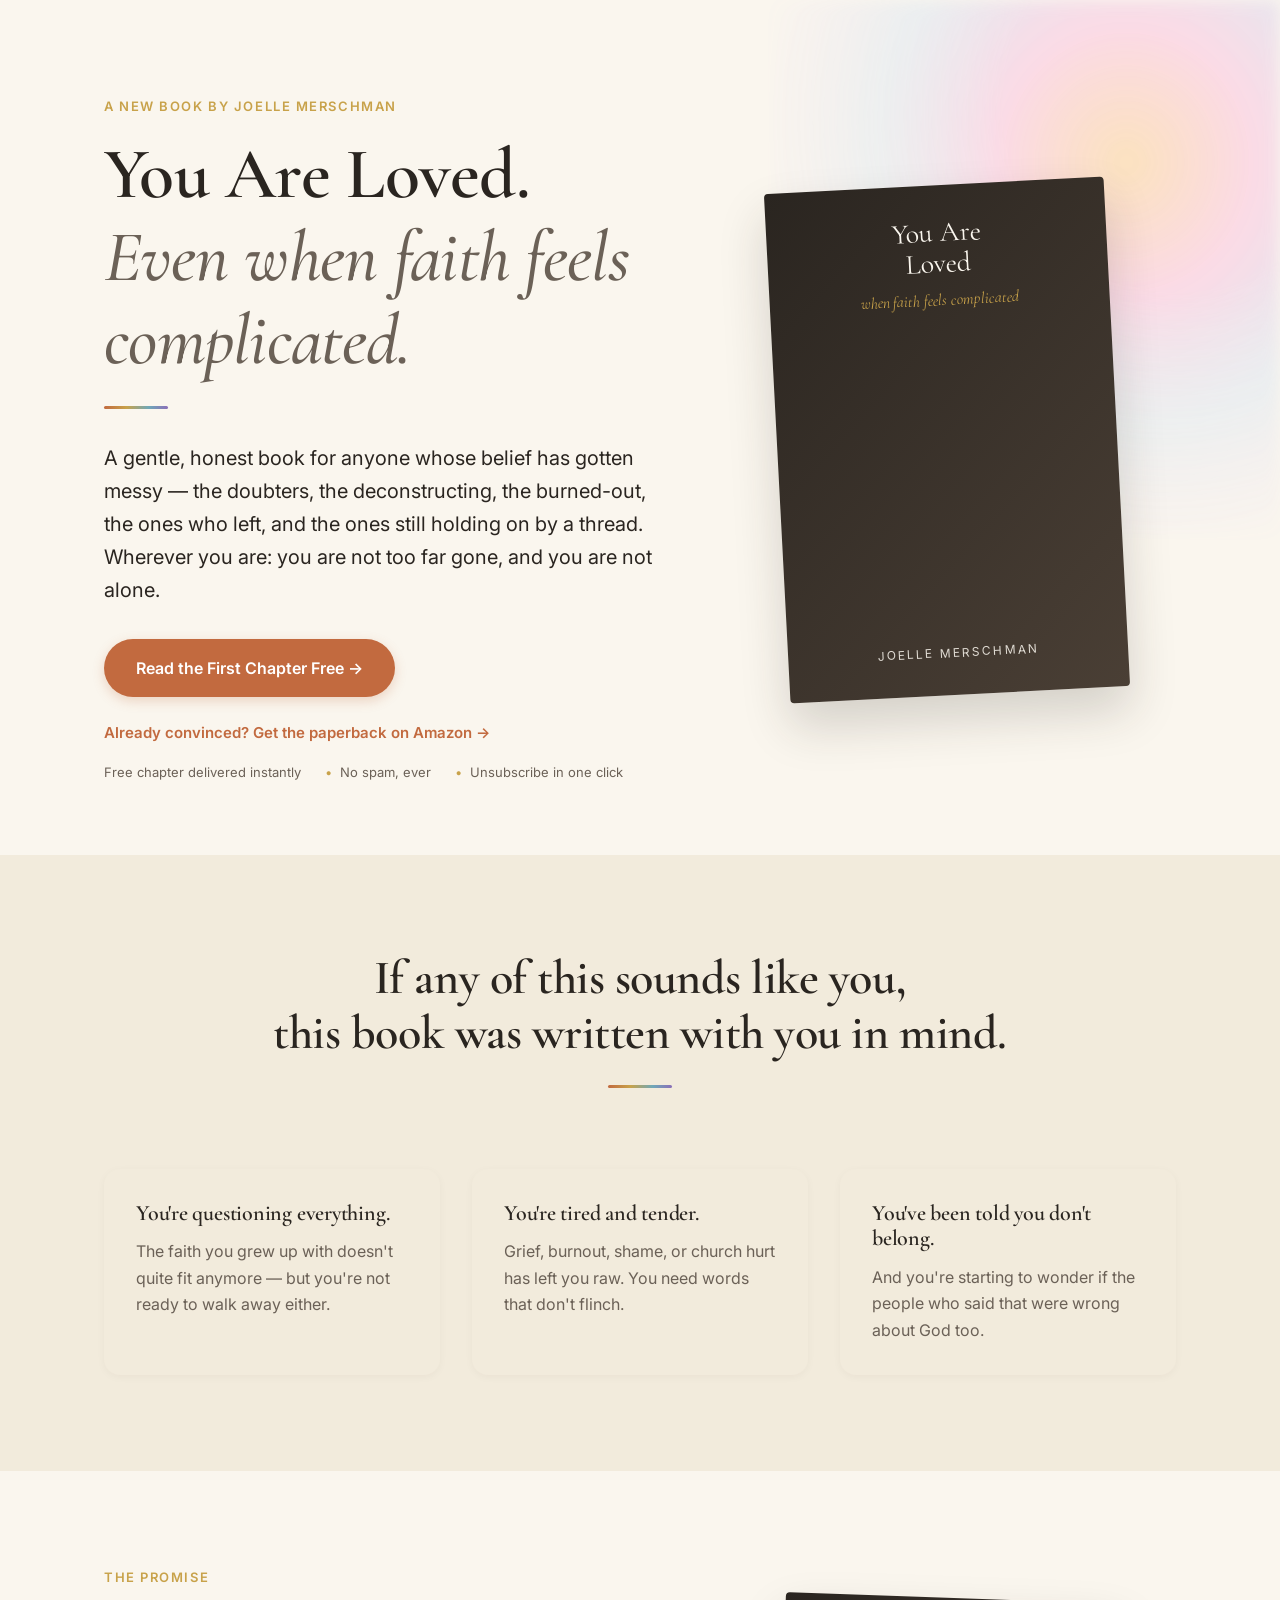
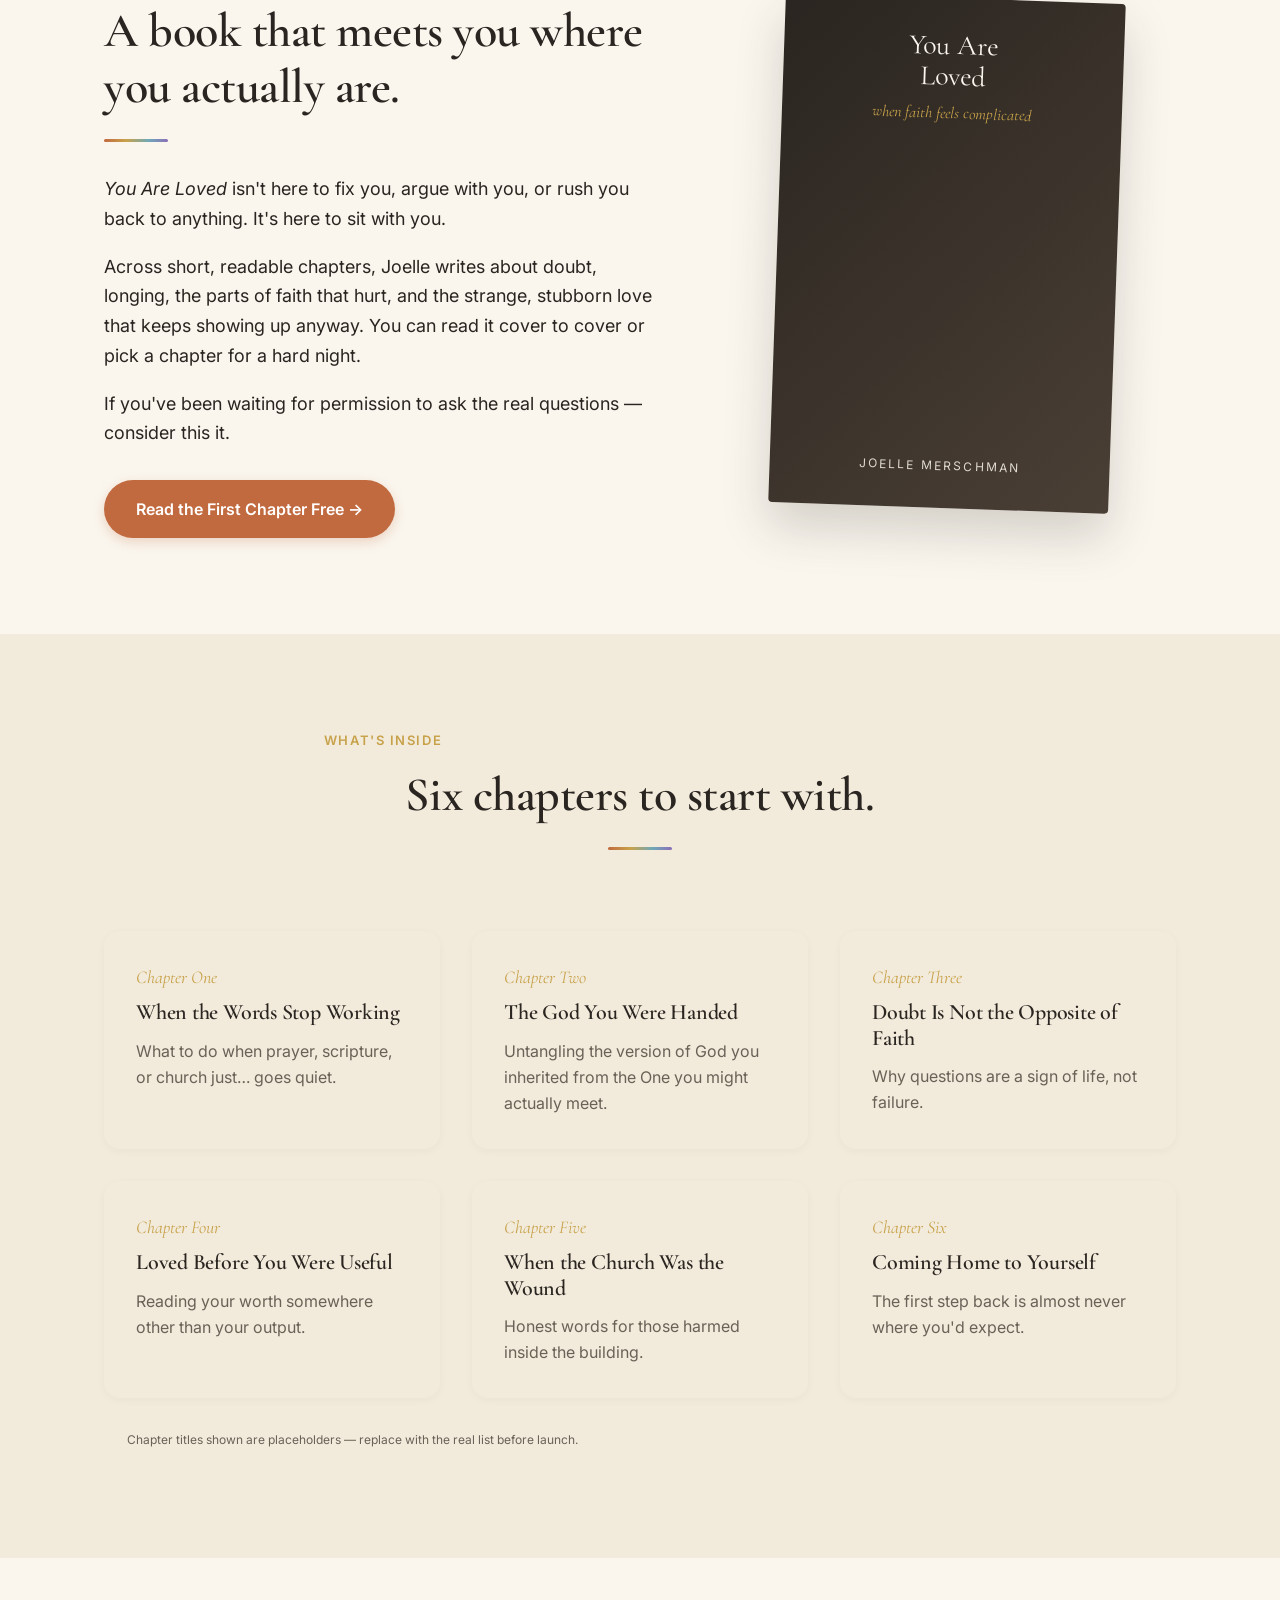
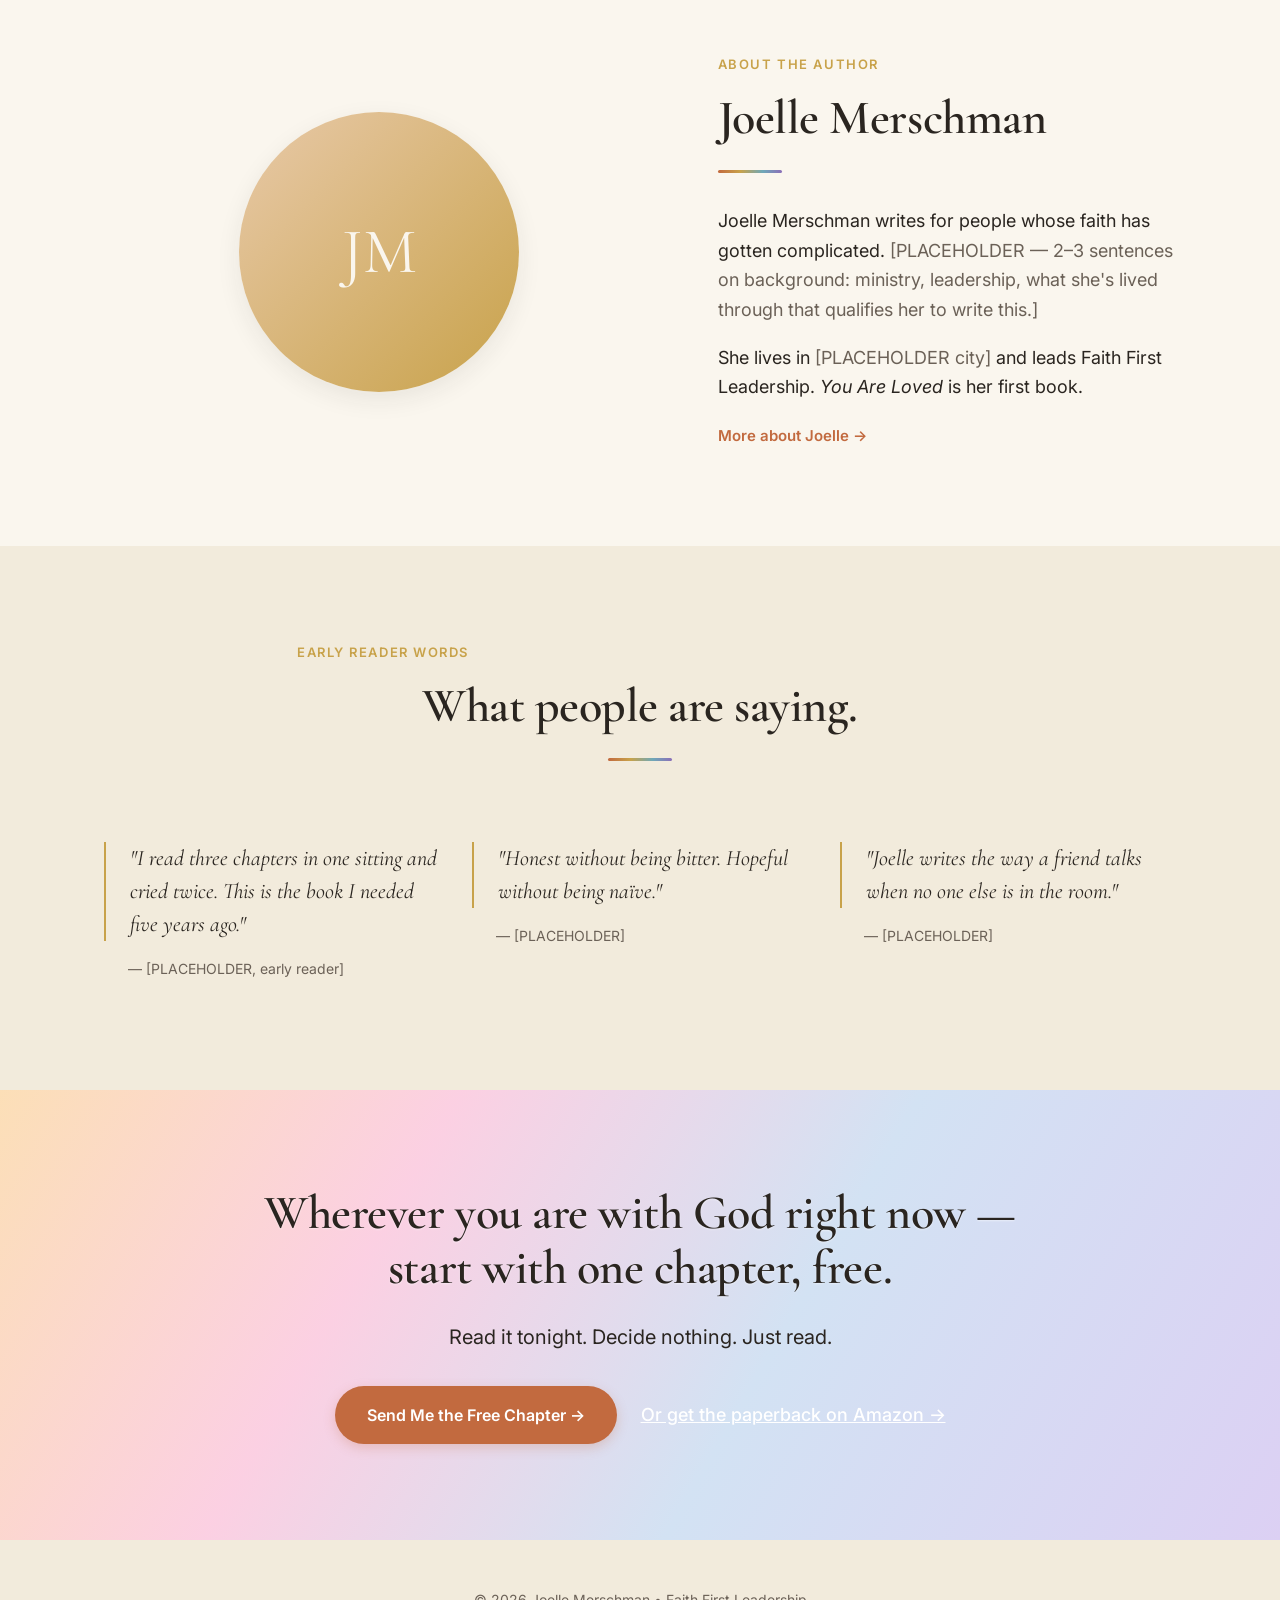
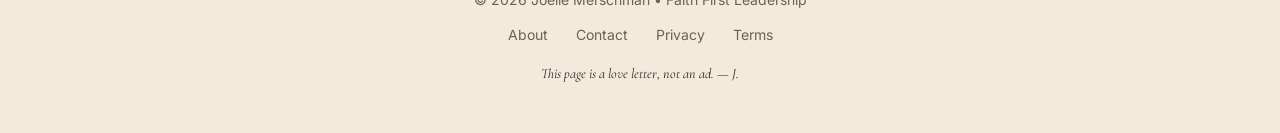
<file: designs/index.html>
<!doctype html>
<html lang="en">
<head>
  <meta charset="utf-8">
  <meta name="viewport" content="width=device-width, initial-scale=1">
  <title>You Are Loved — Landing Page</title>
  <link rel="preconnect" href="https://fonts.googleapis.com">
  <link rel="preconnect" href="https://fonts.gstatic.com" crossorigin>
  <link href="https://fonts.googleapis.com/css2?family=Cormorant+Garamond:ital,wght@0,500;0,600;1,500&family=Inter:wght@400;500;600&display=swap" rel="stylesheet">
  <link rel="stylesheet" href="styles.css">
</head>
<body>

<!-- ============ HERO ============ -->
<section class="hero">
  <div class="prism-corner" aria-hidden="true"></div>
  <div class="container">
    <div class="grid-2">
      <div>
        <p class="eyebrow">A new book by Joelle Merschman</p>
        <h1>You Are Loved.<br><em style="font-style:italic; color:var(--ink-muted); font-weight:500;">Even when faith feels complicated.</em></h1>
        <span class="gold-bar" aria-hidden="true"></span>
        <p style="font-size:20px;">A gentle, honest book for anyone whose belief has gotten messy — the doubters, the deconstructing, the burned-out, the ones who left, and the ones still holding on by a thread. Wherever you are: you are not too far gone, and you are not alone.</p>
        <div class="cta-row">
          <a href="free-chapter.html" class="btn btn-primary">Read the First Chapter Free →</a>
          <a href="#" class="btn-link">Already convinced? Get the paperback on Amazon →</a>
        </div>
        <div class="trust-strip">
          <span>Free chapter delivered instantly</span>
          <span>No spam, ever</span>
          <span>Unsubscribe in one click</span>
        </div>
      </div>

      <div class="hero-cover-wrap">
        <div class="book-cover" role="img" aria-label="Book cover: You Are Loved by Joelle Merschman">
          <div class="title">You Are<br>Loved</div>
          <div class="sub">when faith feels complicated</div>
          <div class="author">Joelle Merschman</div>
        </div>
      </div>
    </div>
  </div>
</section>

<!-- ============ IS THIS YOU ============ -->
<section class="section section--cream-deep">
  <div class="container" style="text-align:center;">
    <h2>If any of this sounds like you,<br>this book was written with you in mind.</h2>
    <span class="gold-bar" aria-hidden="true"></span>
    <div class="grid-3" style="margin-top:48px; text-align:left;">
      <div class="card">
        <h3>You're questioning everything.</h3>
        <p>The faith you grew up with doesn't quite fit anymore — but you're not ready to walk away either.</p>
      </div>
      <div class="card">
        <h3>You're tired and tender.</h3>
        <p>Grief, burnout, shame, or church hurt has left you raw. You need words that don't flinch.</p>
      </div>
      <div class="card">
        <h3>You've been told you don't belong.</h3>
        <p>And you're starting to wonder if the people who said that were wrong about God too.</p>
      </div>
    </div>
  </div>
</section>

<!-- ============ THE PROMISE ============ -->
<section class="section">
  <div class="container">
    <div class="grid-2">
      <div>
        <p class="eyebrow">The promise</p>
        <h2>A book that meets you where you actually are.</h2>
        <span class="gold-bar" aria-hidden="true"></span>
        <p><em>You Are Loved</em> isn't here to fix you, argue with you, or rush you back to anything. It's here to sit with you.</p>
        <p>Across short, readable chapters, Joelle writes about doubt, longing, the parts of faith that hurt, and the strange, stubborn love that keeps showing up anyway. You can read it cover to cover or pick a chapter for a hard night.</p>
        <p>If you've been waiting for permission to ask the real questions — consider this it.</p>
        <div class="cta-row">
          <a href="free-chapter.html" class="btn btn-primary">Read the First Chapter Free →</a>
        </div>
      </div>
      <div class="hero-cover-wrap">
        <div class="book-cover" style="transform: rotate(2deg);" role="img" aria-label="Book cover">
          <div class="title">You Are<br>Loved</div>
          <div class="sub">when faith feels complicated</div>
          <div class="author">Joelle Merschman</div>
        </div>
      </div>
    </div>
  </div>
</section>

<!-- ============ WHAT'S INSIDE ============ -->
<section class="section section--cream-deep">
  <div class="container">
    <div style="text-align:center; margin-bottom:48px;">
      <p class="eyebrow">What's inside</p>
      <h2>Six chapters to start with.</h2>
      <span class="gold-bar" aria-hidden="true"></span>
    </div>
    <div class="grid-3">
      <div class="card">
        <div class="ch-num">Chapter One</div>
        <h3>When the Words Stop Working</h3>
        <p>What to do when prayer, scripture, or church just… goes quiet.</p>
      </div>
      <div class="card">
        <div class="ch-num">Chapter Two</div>
        <h3>The God You Were Handed</h3>
        <p>Untangling the version of God you inherited from the One you might actually meet.</p>
      </div>
      <div class="card">
        <div class="ch-num">Chapter Three</div>
        <h3>Doubt Is Not the Opposite of Faith</h3>
        <p>Why questions are a sign of life, not failure.</p>
      </div>
      <div class="card">
        <div class="ch-num">Chapter Four</div>
        <h3>Loved Before You Were Useful</h3>
        <p>Reading your worth somewhere other than your output.</p>
      </div>
      <div class="card">
        <div class="ch-num">Chapter Five</div>
        <h3>When the Church Was the Wound</h3>
        <p>Honest words for those harmed inside the building.</p>
      </div>
      <div class="card">
        <div class="ch-num">Chapter Six</div>
        <h3>Coming Home to Yourself</h3>
        <p>The first step back is almost never where you'd expect.</p>
      </div>
    </div>
    <p class="tiny" style="text-align:center; margin-top:32px;">Chapter titles shown are placeholders — replace with the real list before launch.</p>
  </div>
</section>

<!-- ============ ABOUT JOELLE ============ -->
<section class="section">
  <div class="container">
    <div class="grid-2">
      <div style="text-align:center;">
        <div class="headshot" role="img" aria-label="Joelle Merschman">JM</div>
      </div>
      <div>
        <p class="eyebrow">About the author</p>
        <h2>Joelle Merschman</h2>
        <span class="gold-bar" aria-hidden="true"></span>
        <p>Joelle Merschman writes for people whose faith has gotten complicated. <span class="muted">[PLACEHOLDER — 2–3 sentences on background: ministry, leadership, what she's lived through that qualifies her to write this.]</span></p>
        <p>She lives in <span class="muted">[PLACEHOLDER city]</span> and leads Faith First Leadership. <em>You Are Loved</em> is her first book.</p>
        <a href="#" class="btn-link">More about Joelle →</a>
      </div>
    </div>
  </div>
</section>

<!-- ============ EARLY READER WORDS ============ -->
<section class="section section--cream-deep">
  <div class="container">
    <div style="text-align:center; margin-bottom:48px;">
      <p class="eyebrow">Early reader words</p>
      <h2>What people are saying.</h2>
      <span class="gold-bar" aria-hidden="true"></span>
    </div>
    <div class="grid-3">
      <div>
        <p class="quote">"I read three chapters in one sitting and cried twice. This is the book I needed five years ago."</p>
        <p class="quote-attr">— [PLACEHOLDER, early reader]</p>
      </div>
      <div>
        <p class="quote">"Honest without being bitter. Hopeful without being naïve."</p>
        <p class="quote-attr">— [PLACEHOLDER]</p>
      </div>
      <div>
        <p class="quote">"Joelle writes the way a friend talks when no one else is in the room."</p>
        <p class="quote-attr">— [PLACEHOLDER]</p>
      </div>
    </div>
  </div>
</section>

<!-- ============ CLOSING CTA ============ -->
<section class="section" style="padding:0; position:relative; min-height:420px; display:flex; align-items:center; overflow:hidden;">
  <div class="prism-band" aria-hidden="true"></div>
  <div class="container prism-band-content" style="padding:96px 24px;">
    <h2 style="color:var(--ink); text-shadow: 0 1px 2px rgba(255,255,255,0.5);">Wherever you are with God right now —<br>start with one chapter, free.</h2>
    <p style="margin: 0 auto 32px; color:var(--ink); font-size:20px;">Read it tonight. Decide nothing. Just read.</p>
    <div style="display:flex; flex-wrap:wrap; justify-content:center; gap:24px; align-items:center;">
      <a href="free-chapter.html" class="btn btn-primary">Send Me the Free Chapter →</a>
      <a href="#" class="btn-on-dark">Or get the paperback on Amazon →</a>
    </div>
  </div>
</section>

<!-- ============ FOOTER ============ -->
<footer>
  <div class="container">
    <div>© 2026 Joelle Merschman • Faith First Leadership</div>
    <div style="margin-top:12px;">
      <a href="#">About</a>
      <a href="#">Contact</a>
      <a href="#">Privacy</a>
      <a href="#">Terms</a>
    </div>
    <div class="signoff">This page is a love letter, not an ad. — J.</div>
  </div>
</footer>

</body>
</html>
</file>
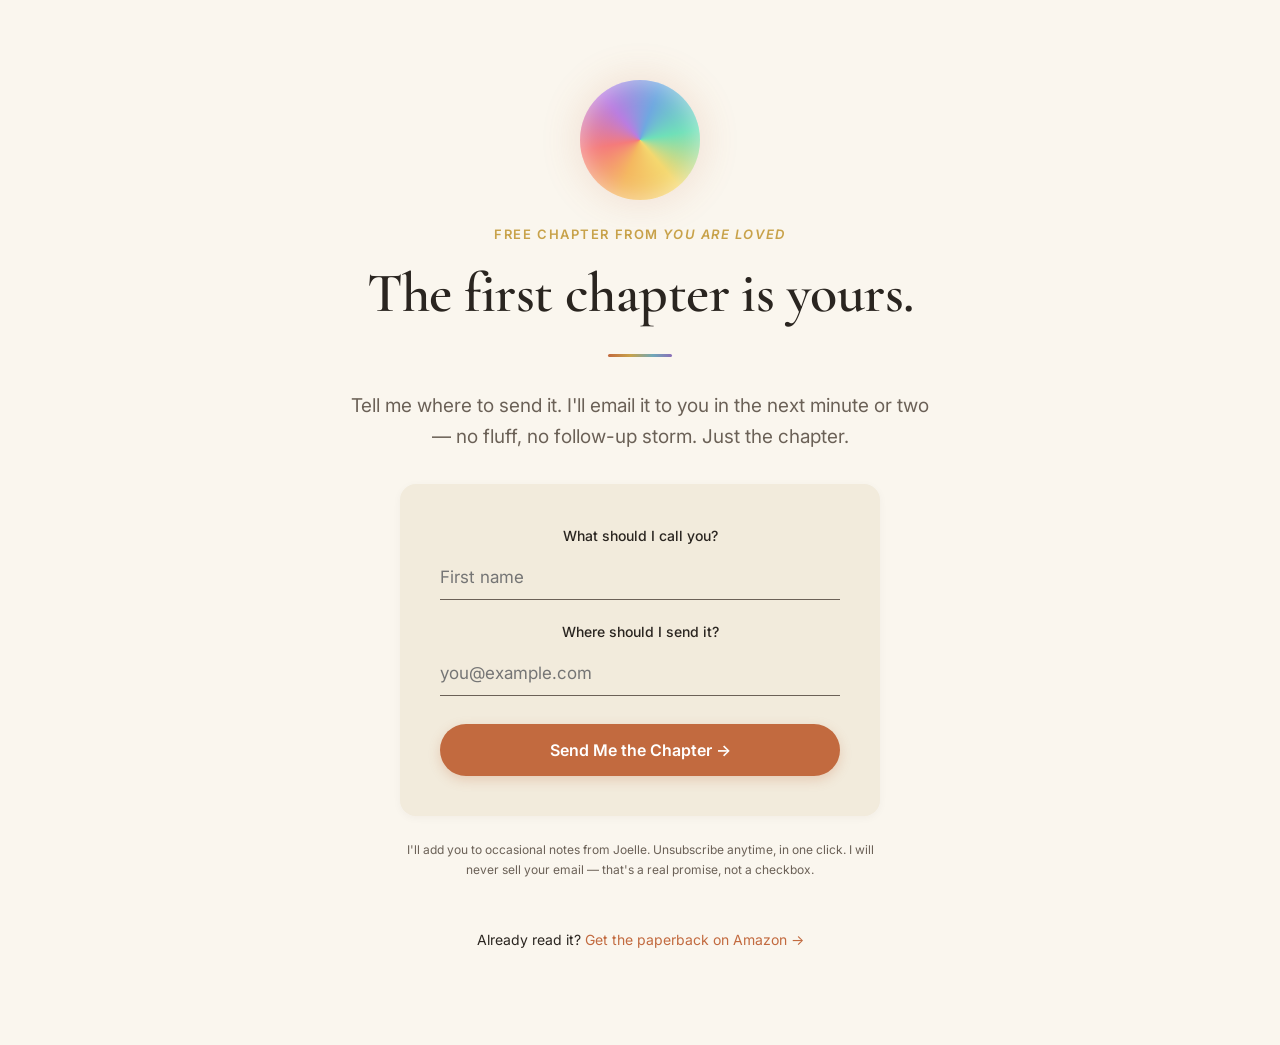
<file: designs/free-chapter.html>
<!doctype html>
<html lang="en">
<head>
  <meta charset="utf-8">
  <meta name="viewport" content="width=device-width, initial-scale=1">
  <title>Free Chapter — You Are Loved</title>
  <link rel="preconnect" href="https://fonts.googleapis.com">
  <link rel="preconnect" href="https://fonts.gstatic.com" crossorigin>
  <link href="https://fonts.googleapis.com/css2?family=Cormorant+Garamond:ital,wght@0,500;0,600;1,500&family=Inter:wght@400;500;600&display=swap" rel="stylesheet">
  <link rel="stylesheet" href="styles.css">
</head>
<body>

<main class="narrow">
  <div class="prism-medallion" aria-hidden="true"></div>

  <p class="eyebrow">Free chapter from <em>You Are Loved</em></p>
  <h1>The first chapter is yours.</h1>
  <span class="gold-bar" aria-hidden="true"></span>
  <p class="muted" style="font-size:19px;">Tell me where to send it. I'll email it to you in the next minute or two — no fluff, no follow-up storm. Just the chapter.</p>

  <form class="form" onsubmit="event.preventDefault(); window.location.href='thank-you.html';">
    <div class="field">
      <label for="first_name">What should I call you?</label>
      <input id="first_name" name="first_name" type="text" required autocomplete="given-name" placeholder="First name">
    </div>
    <div class="field">
      <label for="email">Where should I send it?</label>
      <input id="email" name="email" type="email" required autocomplete="email" placeholder="you@example.com">
    </div>
    <button type="submit" class="btn btn-primary">Send Me the Chapter →</button>
  </form>

  <p class="tiny" style="margin-top:24px; max-width:480px; margin-left:auto; margin-right:auto;">
    I'll add you to occasional notes from Joelle. Unsubscribe anytime, in one click. I will never sell your email — that's a real promise, not a checkbox.
  </p>

  <p class="small" style="margin-top:48px;">
    Already read it? <a href="#">Get the paperback on Amazon →</a>
  </p>
</main>

</body>
</html>
</file>
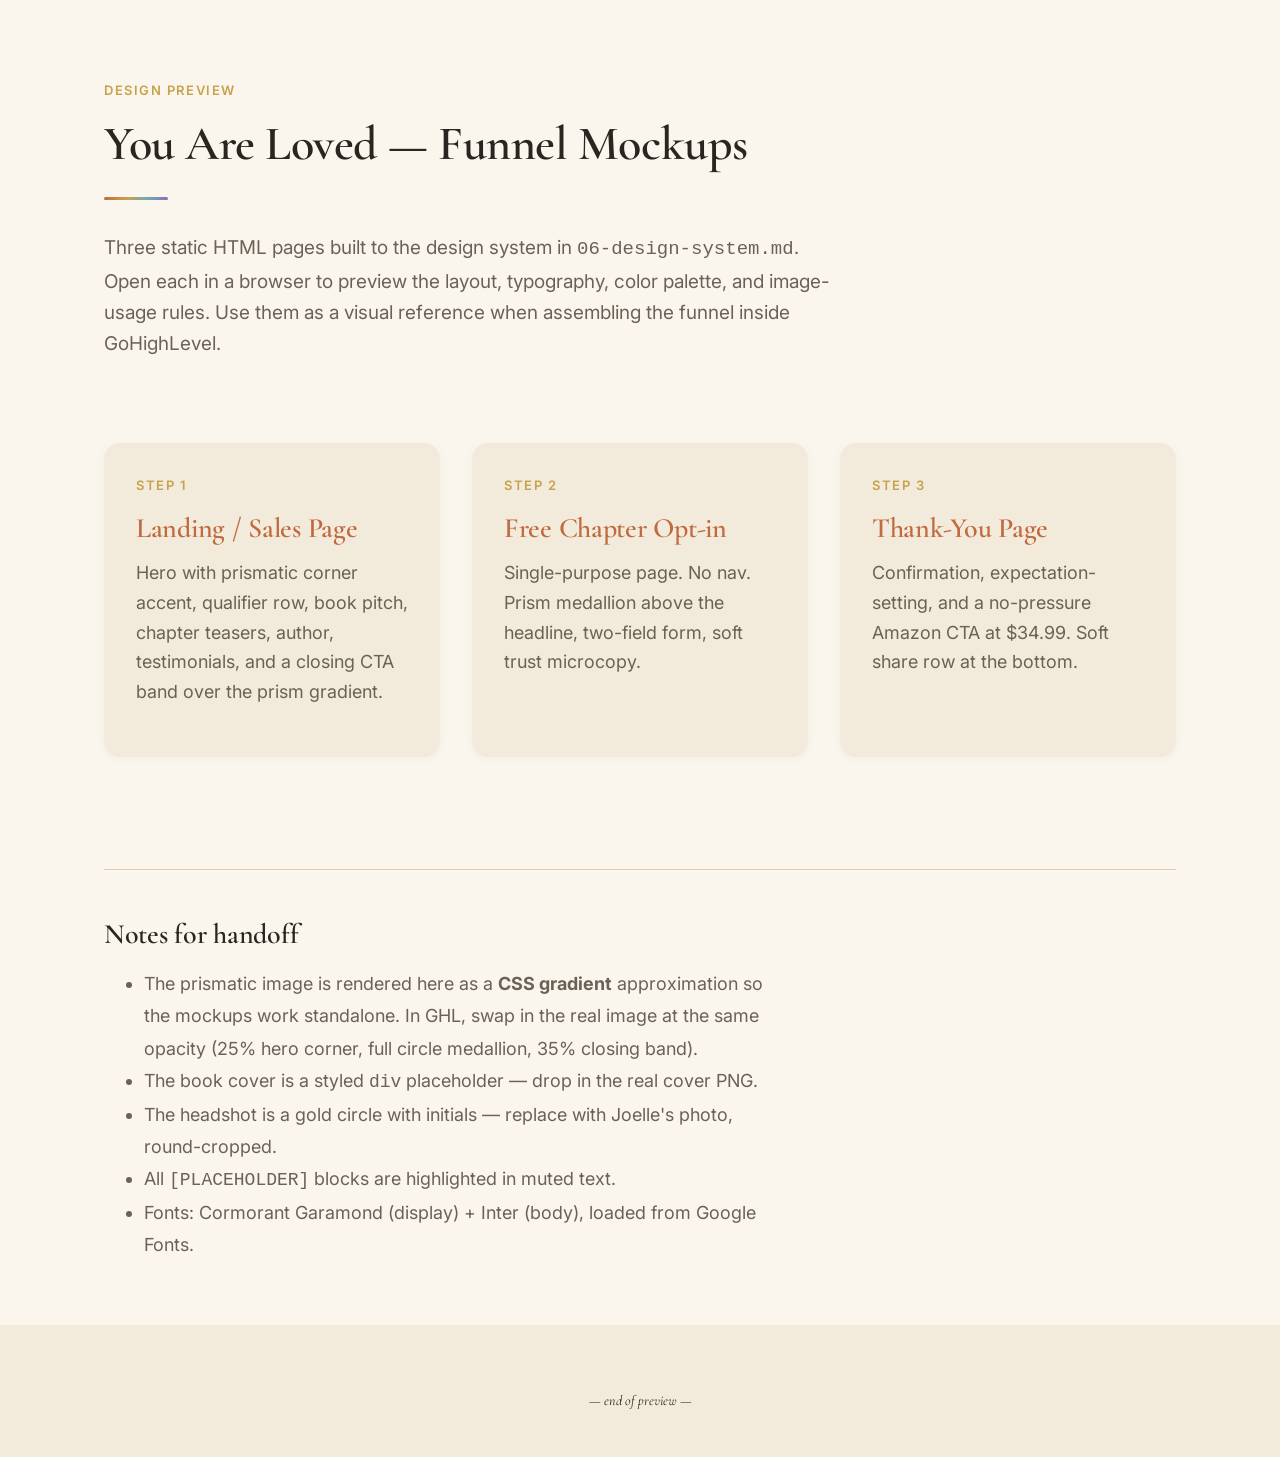
<file: designs/preview.html>
<!doctype html>
<html lang="en">
<head>
  <meta charset="utf-8">
  <meta name="viewport" content="width=device-width, initial-scale=1">
  <title>Funnel Preview — You Are Loved</title>
  <link rel="preconnect" href="https://fonts.googleapis.com">
  <link rel="preconnect" href="https://fonts.gstatic.com" crossorigin>
  <link href="https://fonts.googleapis.com/css2?family=Cormorant+Garamond:ital,wght@0,500;0,600;1,500&family=Inter:wght@400;500;600&display=swap" rel="stylesheet">
  <link rel="stylesheet" href="styles.css">
</head>
<body>

<main class="container" style="padding-top:80px;">
  <p class="eyebrow">Design preview</p>
  <h1 style="font-size:48px;">You Are Loved — Funnel Mockups</h1>
  <span class="gold-bar" aria-hidden="true"></span>
  <p class="muted" style="font-size:19px; max-width:62ch;">
    Three static HTML pages built to the design system in <code>06-design-system.md</code>. Open each in a browser to preview the layout, typography, color palette, and image-usage rules. Use them as a visual reference when assembling the funnel inside GoHighLevel.
  </p>

  <div class="gallery">
    <a href="index.html">
      <p class="eyebrow">Step 1</p>
      <h3>Landing / Sales Page</h3>
      <p class="muted">Hero with prismatic corner accent, qualifier row, book pitch, chapter teasers, author, testimonials, and a closing CTA band over the prism gradient.</p>
    </a>
    <a href="free-chapter.html">
      <p class="eyebrow">Step 2</p>
      <h3>Free Chapter Opt-in</h3>
      <p class="muted">Single-purpose page. No nav. Prism medallion above the headline, two-field form, soft trust microcopy.</p>
    </a>
    <a href="thank-you.html">
      <p class="eyebrow">Step 3</p>
      <h3>Thank-You Page</h3>
      <p class="muted">Confirmation, expectation-setting, and a no-pressure Amazon CTA at $34.99. Soft share row at the bottom.</p>
    </a>
  </div>

  <hr style="border:none; border-top:1px solid var(--accent-soft); margin:48px 0;">

  <h2 style="font-size:28px;">Notes for handoff</h2>
  <ul style="max-width:62ch; color:var(--ink-muted); line-height:1.8;">
    <li>The prismatic image is rendered here as a <strong>CSS gradient</strong> approximation so the mockups work standalone. In GHL, swap in the real image at the same opacity (25% hero corner, full circle medallion, 35% closing band).</li>
    <li>The book cover is a styled <code>div</code> placeholder — drop in the real cover PNG.</li>
    <li>The headshot is a gold circle with initials — replace with Joelle's photo, round-cropped.</li>
    <li>All <code>[PLACEHOLDER]</code> blocks are highlighted in muted text.</li>
    <li>Fonts: Cormorant Garamond (display) + Inter (body), loaded from Google Fonts.</li>
  </ul>
</main>

<footer style="margin-top:64px;">
  <div class="container">
    <div class="signoff">— end of preview —</div>
  </div>
</footer>

</body>
</html>
</file>
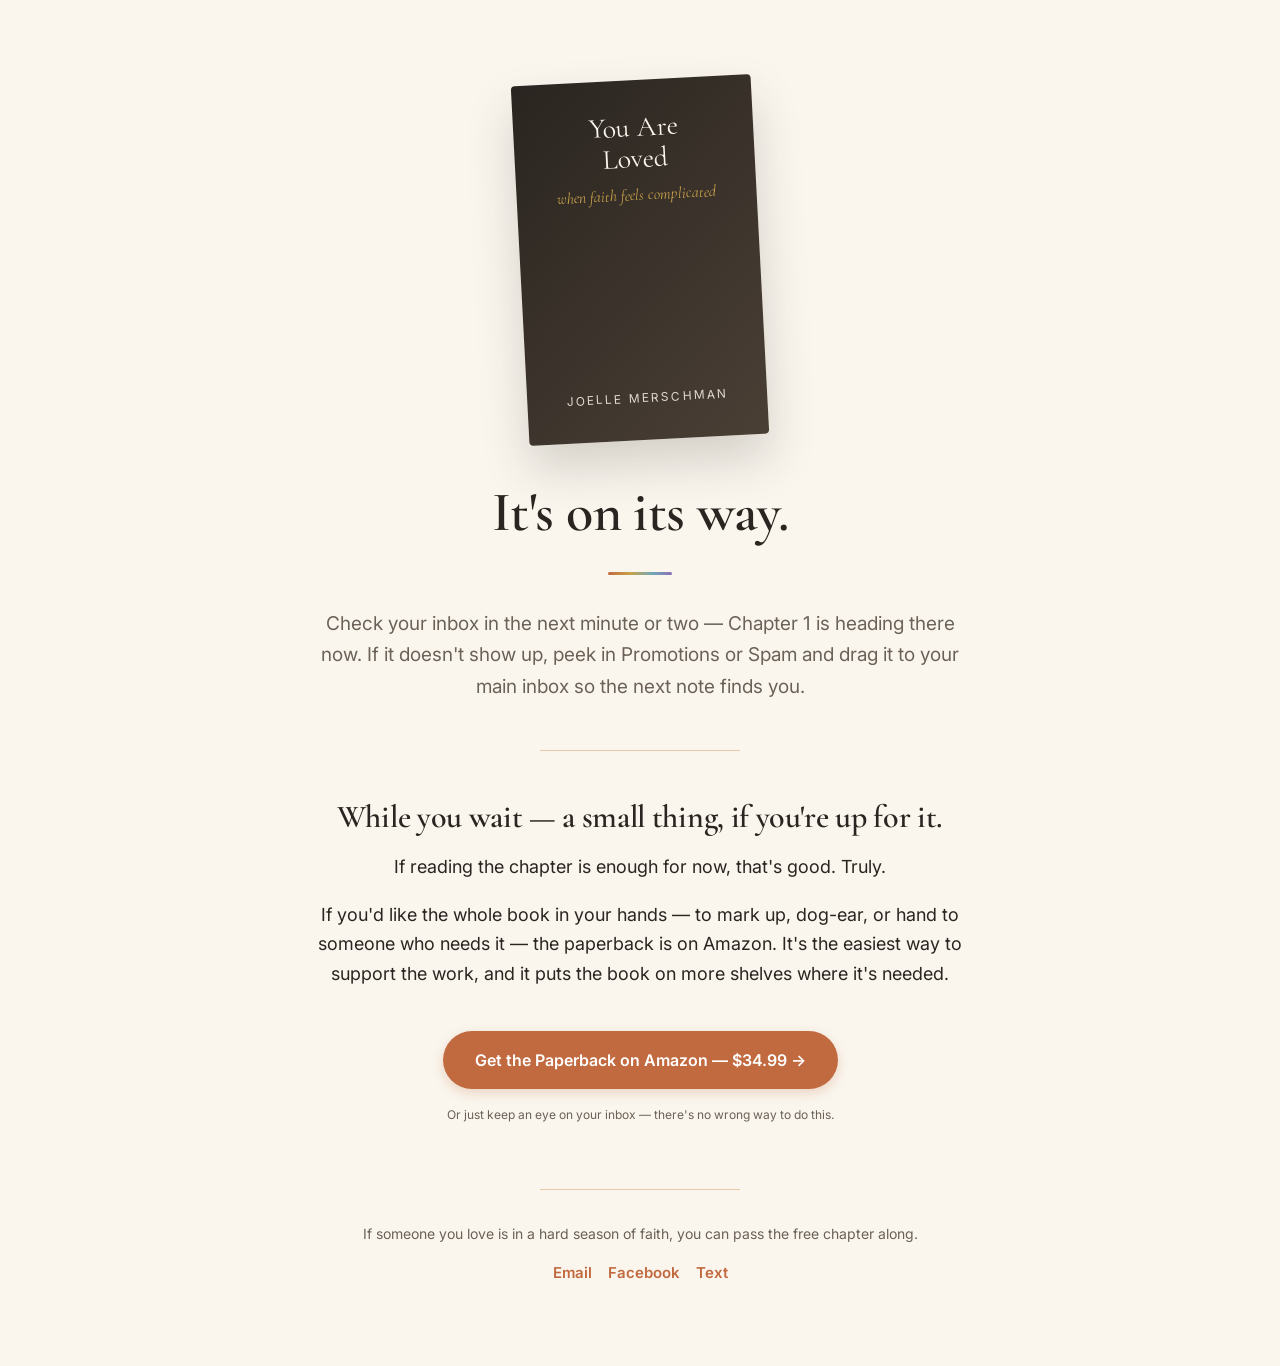
<file: designs/thank-you.html>
<!doctype html>
<html lang="en">
<head>
  <meta charset="utf-8">
  <meta name="viewport" content="width=device-width, initial-scale=1">
  <title>It's on its way — You Are Loved</title>
  <meta name="robots" content="noindex,nofollow">
  <link rel="preconnect" href="https://fonts.googleapis.com">
  <link rel="preconnect" href="https://fonts.gstatic.com" crossorigin>
  <link href="https://fonts.googleapis.com/css2?family=Cormorant+Garamond:ital,wght@0,500;0,600;1,500&family=Inter:wght@400;500;600&display=swap" rel="stylesheet">
  <link rel="stylesheet" href="styles.css">
</head>
<body>

<main class="narrow" style="max-width:720px;">
  <div style="display:flex; justify-content:center; margin-bottom:40px;">
    <div class="book-cover" style="max-width:240px; transform: rotate(-3deg);" role="img" aria-label="Book cover">
      <div class="title">You Are<br>Loved</div>
      <div class="sub">when faith feels complicated</div>
      <div class="author">Joelle Merschman</div>
    </div>
  </div>

  <h1>It's on its way.</h1>
  <span class="gold-bar" aria-hidden="true"></span>
  <p class="muted" style="font-size:19px;">Check your inbox in the next minute or two — Chapter 1 is heading there now. If it doesn't show up, peek in Promotions or Spam and drag it to your main inbox so the next note finds you.</p>

  <hr style="border:none; border-top:1px solid var(--accent-soft); margin:48px auto; max-width:200px;">

  <h2 style="font-size:32px;">While you wait — a small thing, if you're up for it.</h2>
  <p>If reading the chapter is enough for now, that's good. Truly.</p>
  <p>If you'd like the whole book in your hands — to mark up, dog-ear, or hand to someone who needs it — the paperback is on Amazon. It's the easiest way to support the work, and it puts the book on more shelves where it's needed.</p>

  <a href="#" class="btn btn-primary" style="margin-top:24px;">Get the Paperback on Amazon — $34.99 →</a>

  <p class="tiny" style="margin-top:16px;">Or just keep an eye on your inbox — there's no wrong way to do this.</p>

  <hr style="border:none; border-top:1px solid var(--accent-soft); margin:64px auto 32px; max-width:200px;">

  <p class="small muted">If someone you love is in a hard season of faith, you can pass the free chapter along.</p>
  <div style="display:flex; justify-content:center; gap:16px; margin-top:16px;">
    <a href="#" class="btn-link">Email</a>
    <a href="#" class="btn-link">Facebook</a>
    <a href="#" class="btn-link">Text</a>
  </div>
</main>

</body>
</html>
</file>
<file: designs/styles.css>
/* ========================================================================
   You Are Loved — shared design tokens + components
   Mirrors 06-design-system.md
   ======================================================================== */

:root {
  --bg-cream:        #FAF6EE;
  --bg-cream-deep:   #F2EBDC;
  --ink:             #2A2520;
  --ink-muted:       #6B6157;
  --accent:          #C26A3F;
  --accent-hover:    #A85730;
  --accent-soft:     #E8C9A8;
  --gold:            #C8A24A;

  --radius-pill:     999px;
  --radius-sm:       8px;
  --radius-md:       16px;

  --shadow-sm:       0 2px 8px rgba(42,37,32,0.04);
  --shadow-md:       0 8px 24px rgba(42,37,32,0.08);
  --shadow-cover:    0 24px 48px rgba(42,37,32,0.18);
  --shadow-cta:      0 4px 12px rgba(194,106,63,0.25);

  --font-serif:      "Cormorant Garamond", "Lora", Georgia, serif;
  --font-sans:       "Inter", -apple-system, BlinkMacSystemFont, "Segoe UI", sans-serif;

  --container:       1120px;
  --measure:         62ch;
}

* { box-sizing: border-box; }

html, body {
  margin: 0;
  padding: 0;
  background: var(--bg-cream);
  color: var(--ink);
  font-family: var(--font-sans);
  font-size: 18px;
  line-height: 1.65;
  -webkit-font-smoothing: antialiased;
  -moz-osx-font-smoothing: grayscale;
}

img { max-width: 100%; display: block; }

a { color: var(--accent); text-decoration: none; }
a:hover { color: var(--accent-hover); text-decoration: underline; }

/* ---------- Typography ---------- */

h1, h2, h3, h4 {
  font-family: var(--font-serif);
  font-weight: 600;
  letter-spacing: -0.01em;
  line-height: 1.15;
  margin: 0 0 0.5em;
  color: var(--ink);
}

h1 { font-size: clamp(40px, 6vw, 72px); }
h2 { font-size: clamp(32px, 4vw, 48px); }
h3 { font-size: clamp(22px, 2.4vw, 28px); }

p { margin: 0 0 1em; max-width: var(--measure); }

.eyebrow {
  font-family: var(--font-sans);
  font-weight: 600;
  text-transform: uppercase;
  letter-spacing: 0.12em;
  font-size: 13px;
  color: var(--gold);
  margin: 0 0 16px;
}

.muted { color: var(--ink-muted); }
.small { font-size: 14px; }
.tiny  { font-size: 12px; color: var(--ink-muted); }

.gold-bar {
  display: inline-block;
  width: 64px;
  height: 3px;
  background: linear-gradient(90deg,
    #C26A3F 0%, #C8A24A 35%, #6FA8B8 70%, #8B6FB8 100%);
  border-radius: 2px;
  margin: 0 0 24px;
}

/* ---------- Layout ---------- */

.container {
  max-width: var(--container);
  margin: 0 auto;
  padding: 0 24px;
}

.section {
  padding: 96px 0;
  position: relative;
}

.section--cream-deep { background: var(--bg-cream-deep); }

.grid-2 {
  display: grid;
  grid-template-columns: 1.2fr 1fr;
  gap: 64px;
  align-items: center;
}

.grid-3 {
  display: grid;
  grid-template-columns: repeat(3, 1fr);
  gap: 32px;
}

@media (max-width: 768px) {
  .section { padding: 64px 0; }
  .grid-2, .grid-3 { grid-template-columns: 1fr; gap: 32px; }
}

/* ---------- Buttons ---------- */

.btn {
  display: inline-block;
  padding: 16px 32px;
  border-radius: var(--radius-pill);
  font-family: var(--font-sans);
  font-weight: 600;
  font-size: 16px;
  text-decoration: none;
  border: none;
  cursor: pointer;
  transition: transform 0.15s ease, background 0.15s ease, box-shadow 0.15s ease;
}

.btn-primary {
  background: var(--accent);
  color: #fff;
  box-shadow: var(--shadow-cta);
}

.btn-primary:hover {
  background: var(--accent-hover);
  color: #fff;
  text-decoration: none;
  transform: translateY(-1px) scale(1.02);
}

.btn-link {
  color: var(--accent);
  font-weight: 600;
  font-size: 15px;
}

.btn-link:hover { color: var(--accent-hover); }

.btn-on-dark {
  color: #fff;
  text-decoration: underline;
  font-weight: 500;
}

/* ---------- Hero prismatic accent ---------- */

.prism-corner {
  position: absolute;
  top: 0;
  right: 0;
  width: 40vw;
  max-width: 540px;
  height: 540px;
  pointer-events: none;
  background:
    radial-gradient(ellipse at 70% 30%,
      rgba(255,180,80,0.55) 0%,
      rgba(255,120,200,0.40) 25%,
      rgba(120,180,255,0.35) 50%,
      rgba(150,120,255,0.25) 70%,
      rgba(250,246,238,0) 85%);
  filter: blur(8px);
  opacity: 0.55;
  -webkit-mask-image: radial-gradient(ellipse at 80% 20%, #000 30%, transparent 75%);
          mask-image: radial-gradient(ellipse at 80% 20%, #000 30%, transparent 75%);
}

.prism-medallion {
  width: 120px;
  height: 120px;
  border-radius: 50%;
  margin: 0 auto 24px;
  background:
    conic-gradient(from 200deg,
      #F4B860, #F47B7B, #B97DE0, #6FA8E0, #6FE0B8, #F4D86F, #F4B860);
  box-shadow: 0 0 40px rgba(194,106,63,0.18), inset 0 0 24px rgba(255,255,255,0.5);
  filter: blur(0.5px);
}

.prism-band {
  position: absolute;
  inset: 0;
  background:
    linear-gradient(120deg,
      rgba(255,180,80,0.35) 0%,
      rgba(255,120,200,0.30) 30%,
      rgba(120,180,255,0.30) 60%,
      rgba(150,120,255,0.30) 100%),
    linear-gradient(180deg,
      rgba(250,246,238,0.4) 0%,
      rgba(250,246,238,0.1) 50%,
      rgba(250,246,238,0.4) 100%);
  z-index: 0;
}

.prism-band-content { position: relative; z-index: 1; text-align: center; }

/* ---------- Hero ---------- */

.hero {
  padding: 96px 0 72px;
  position: relative;
  overflow: hidden;
}

.hero h1 { margin-bottom: 24px; }

.hero-cover-wrap {
  display: flex;
  justify-content: center;
  position: relative;
}

.book-cover {
  width: 100%;
  max-width: 340px;
  border-radius: 4px;
  box-shadow: var(--shadow-cover);
  transform: rotate(-3deg);
  background: linear-gradient(135deg, #2A2520 0%, #4A3F35 100%);
  aspect-ratio: 2 / 3;
  display: flex;
  flex-direction: column;
  justify-content: center;
  align-items: center;
  text-align: center;
  padding: 32px;
  color: #FAF6EE;
}

.book-cover .title {
  font-family: var(--font-serif);
  font-size: 28px;
  line-height: 1.1;
  margin-bottom: 8px;
}

.book-cover .sub {
  font-family: var(--font-serif);
  font-style: italic;
  font-size: 16px;
  color: #C8A24A;
  margin-bottom: 24px;
}

.book-cover .author {
  font-family: var(--font-sans);
  font-size: 12px;
  letter-spacing: 0.18em;
  text-transform: uppercase;
  color: #FAF6EE;
  opacity: 0.85;
  margin-top: auto;
}

/* ---------- Cards ---------- */

.card {
  background: var(--bg-cream-deep);
  border-radius: var(--radius-md);
  padding: 32px;
  box-shadow: var(--shadow-sm);
}

.card .ch-num {
  font-family: var(--font-serif);
  font-style: italic;
  font-size: 18px;
  color: var(--gold);
  margin-bottom: 8px;
}

.card h3 { font-size: 22px; margin-bottom: 12px; }

.card p { font-size: 16px; margin: 0; color: var(--ink-muted); }

/* ---------- Quote ---------- */

.quote {
  font-family: var(--font-serif);
  font-style: italic;
  font-size: 22px;
  line-height: 1.5;
  border-left: 2px solid var(--gold);
  padding-left: 24px;
  margin: 0 0 16px;
  color: var(--ink);
}

.quote-attr {
  font-family: var(--font-sans);
  font-size: 14px;
  color: var(--ink-muted);
  padding-left: 24px;
}

/* ---------- Headshot ---------- */

.headshot {
  width: 280px;
  height: 280px;
  border-radius: 50%;
  background: linear-gradient(135deg, #E8C9A8, #C8A24A);
  display: flex;
  align-items: center;
  justify-content: center;
  font-family: var(--font-serif);
  font-size: 64px;
  color: #FAF6EE;
  box-shadow: var(--shadow-md);
  margin: 0 auto;
}

/* ---------- Form ---------- */

.form {
  background: var(--bg-cream-deep);
  border-radius: var(--radius-md);
  padding: 40px;
  box-shadow: var(--shadow-sm);
  max-width: 480px;
  margin: 32px auto 0;
}

.form .field { margin-bottom: 20px; }

.form label {
  display: block;
  font-size: 14px;
  font-weight: 500;
  color: var(--ink);
  margin-bottom: 8px;
}

.form input {
  width: 100%;
  background: transparent;
  border: none;
  border-bottom: 1px solid var(--ink-muted);
  padding: 12px 0;
  font-family: var(--font-sans);
  font-size: 17px;
  color: var(--ink);
  transition: border-color 0.15s ease;
}

.form input:focus {
  outline: none;
  border-bottom: 2px solid var(--gold);
}

.form .btn { width: 100%; margin-top: 8px; }

/* ---------- Trust strip / footer ---------- */

.trust-strip {
  display: flex;
  flex-wrap: wrap;
  gap: 16px 24px;
  font-size: 13px;
  color: var(--ink-muted);
  margin-top: 16px;
}

.trust-strip span::before {
  content: "•";
  margin-right: 8px;
  color: var(--gold);
}

.trust-strip span:first-child::before { content: ""; margin: 0; }

footer {
  background: var(--bg-cream-deep);
  padding: 48px 0;
  font-size: 14px;
  color: var(--ink-muted);
  text-align: center;
}

footer a { color: var(--ink-muted); margin: 0 12px; }
footer .signoff {
  font-family: var(--font-serif);
  font-style: italic;
  margin-top: 16px;
  color: var(--ink);
}

/* ---------- Centered narrow page (opt-in / thank-you) ---------- */

.narrow {
  max-width: 640px;
  margin: 0 auto;
  text-align: center;
  padding: 80px 24px;
}

.narrow h1 { font-size: clamp(32px, 5vw, 56px); }
.narrow p  { margin-left: auto; margin-right: auto; }

/* ---------- CTAs row ---------- */

.cta-row {
  display: flex;
  flex-wrap: wrap;
  align-items: center;
  gap: 24px;
  margin-top: 32px;
}

.cta-row .btn-link { white-space: nowrap; }

/* ---------- Index / preview gallery ---------- */

.gallery {
  display: grid;
  grid-template-columns: repeat(auto-fit, minmax(280px, 1fr));
  gap: 32px;
  padding: 64px 0;
}

.gallery a {
  display: block;
  background: var(--bg-cream-deep);
  border-radius: var(--radius-md);
  padding: 32px;
  text-decoration: none;
  color: var(--ink);
  box-shadow: var(--shadow-sm);
  transition: transform 0.15s ease, box-shadow 0.15s ease;
}

.gallery a:hover {
  transform: translateY(-2px);
  box-shadow: var(--shadow-md);
  text-decoration: none;
}

.gallery h3 { color: var(--accent); }
</file>
